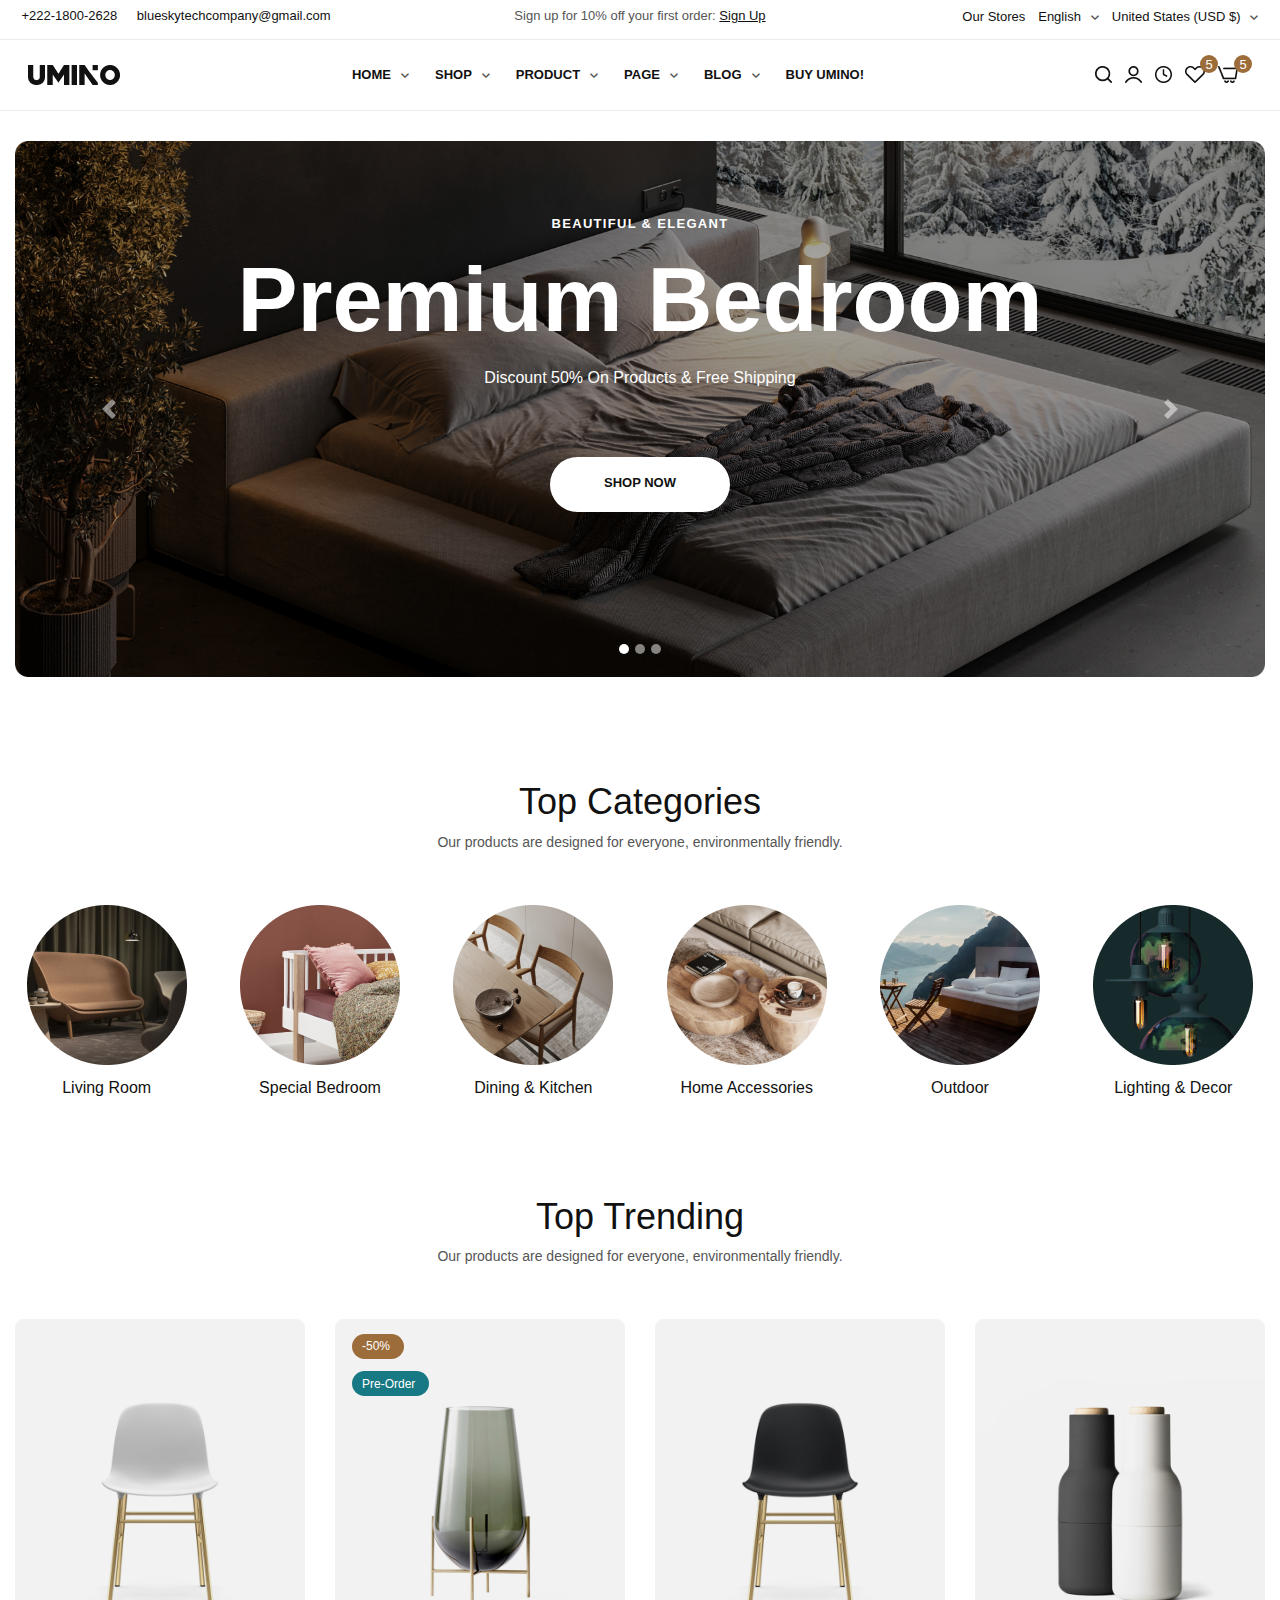
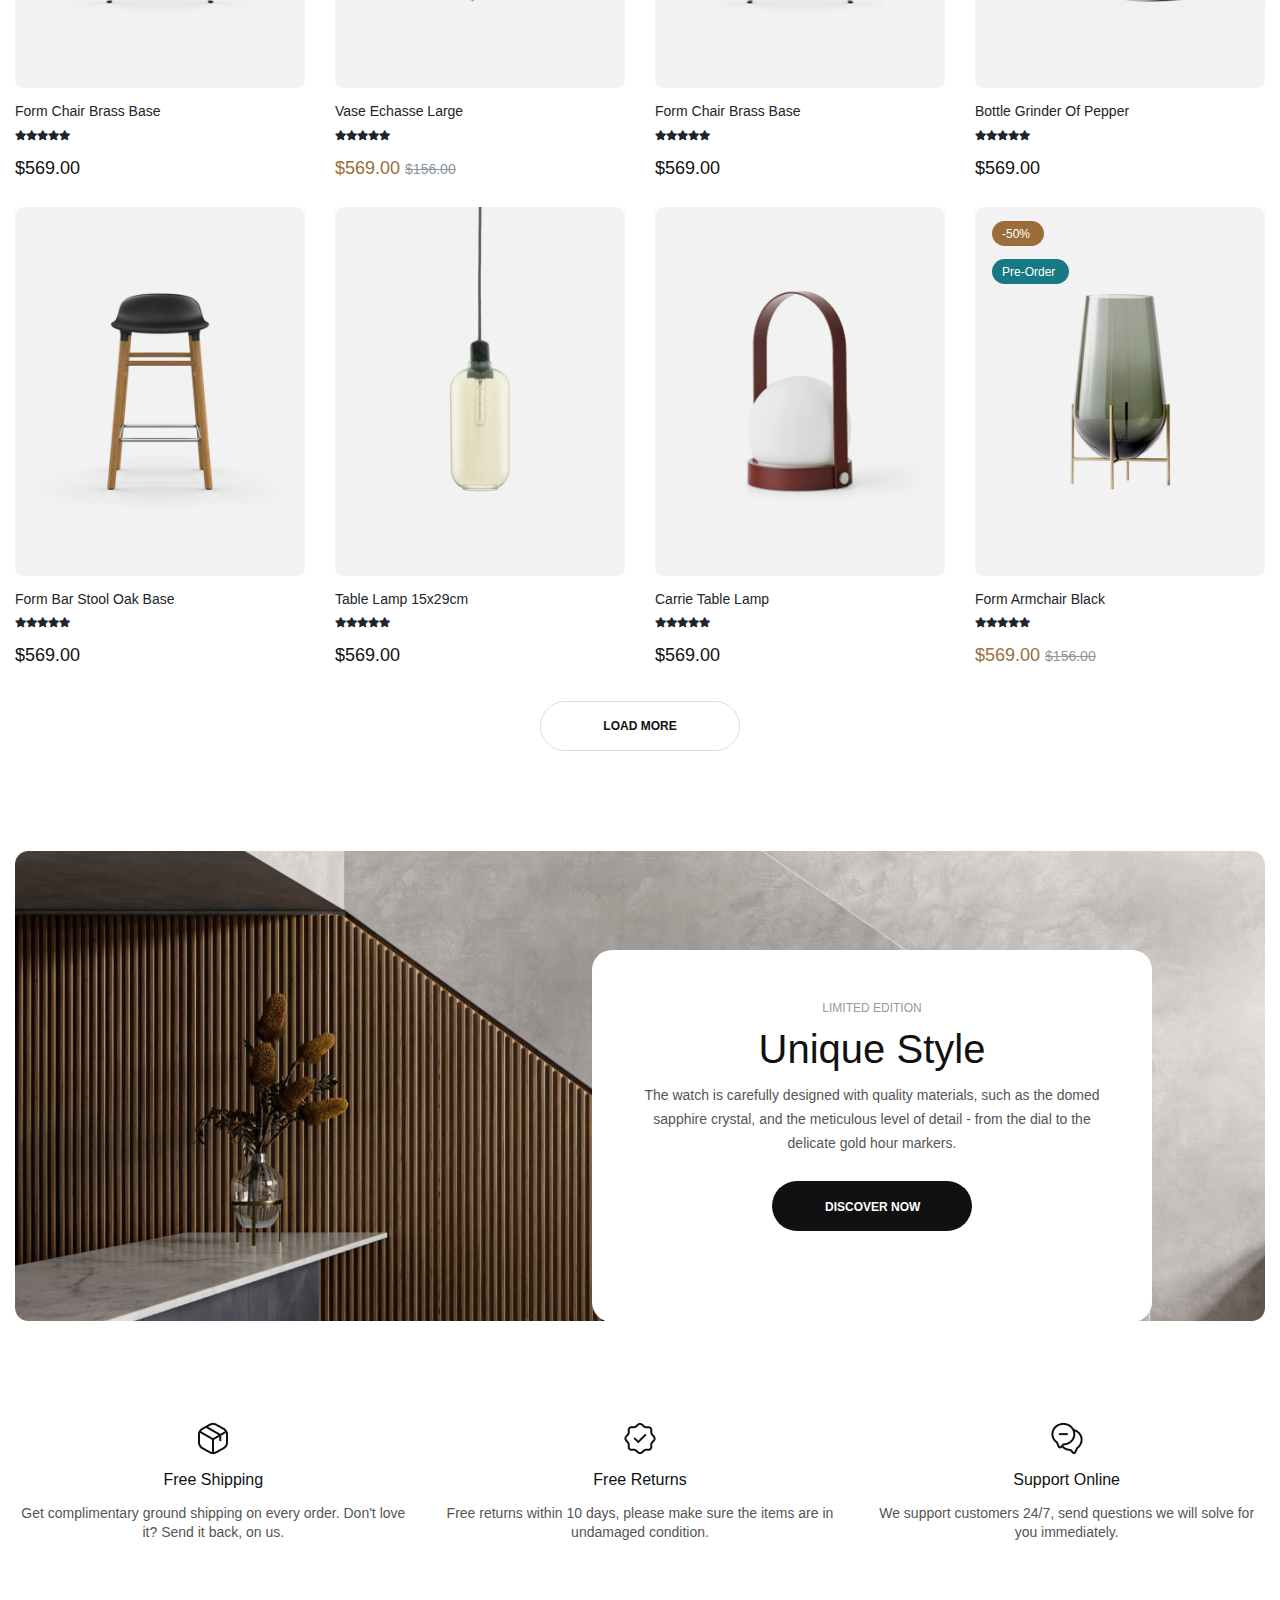
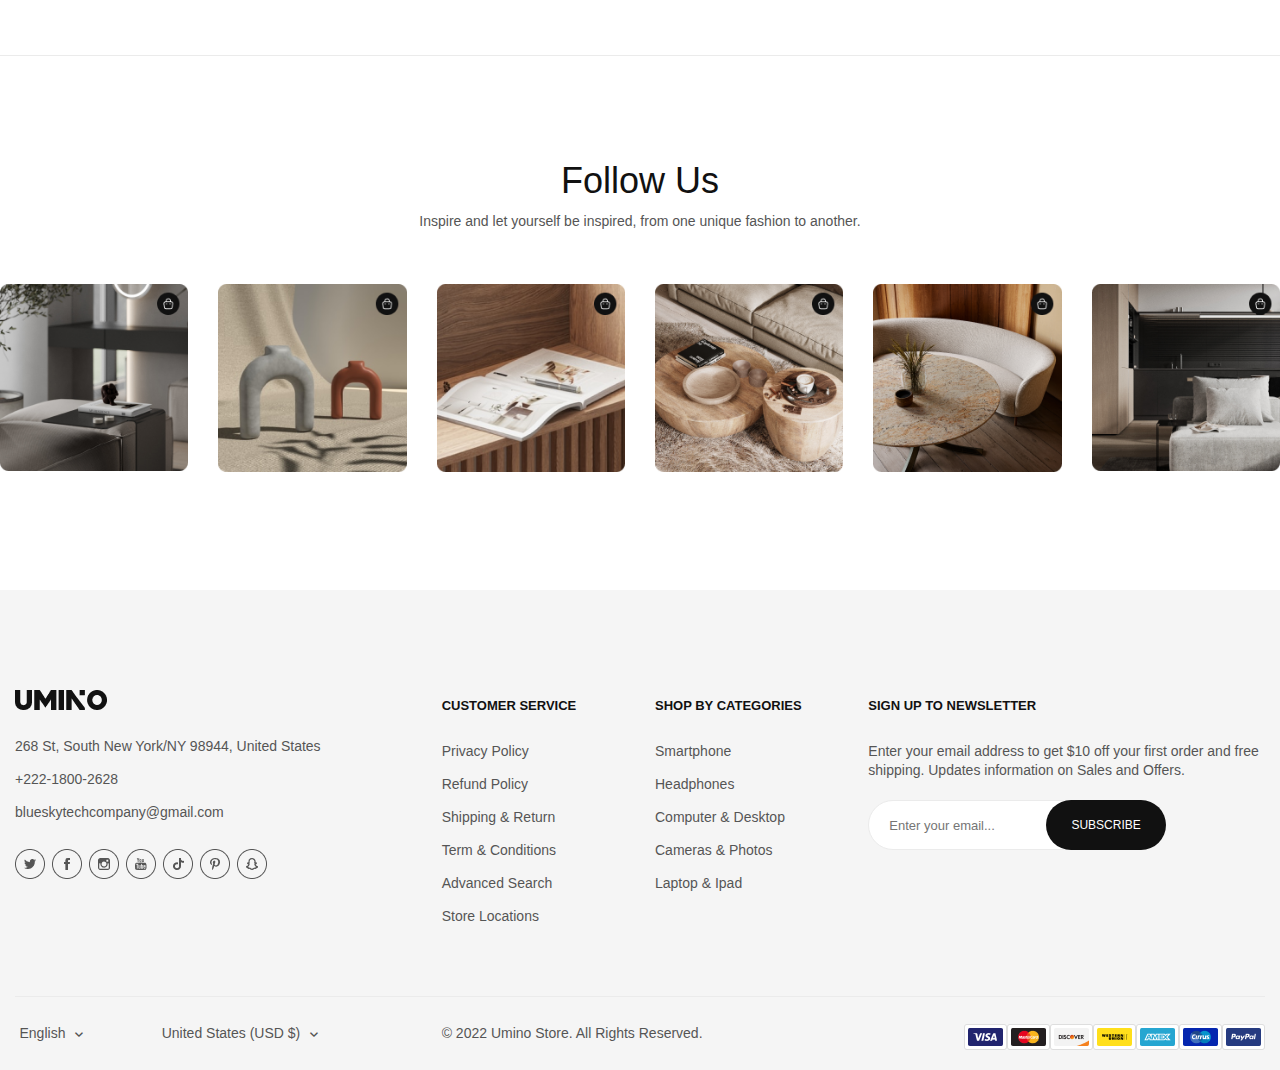
<file: index.html>
<!DOCTYPE html>
<html lang="en">
  <head>
    <meta charset="UTF-8" >
    <meta http-equiv="X-UA-Compatible" content="IE=edge" >
    <meta name="viewport" content="width=device-width, initial-scale=1.0" >
    <title>Umino Theme Test</title>
    <link
      href="https://fonts.cdnfonts.com/css/general-sans?styles=135312,135305,135308,135310,135313,135303"
      rel="stylesheet"
    >
    <!-- Font awesome -->
    <link
      rel="stylesheet"
      href="https://cdnjs.cloudflare.com/ajax/libs/font-awesome/5.15.4/css/all.min.css
   "
    >

    <!-- css bootstrap  -->
    <link
      rel="stylesheet"
      href="https://cdn.jsdelivr.net/npm/bootstrap@4.0.0/dist/css/bootstrap.min.css"
    >
    <!-- css main  -->
    <link rel="stylesheet" href="assets/css/reset.css" >
    <link rel="stylesheet" href="assets/css/base.css" >
    <link rel="stylesheet" href="assets/css/style.css" >
    <link rel="stylesheet" href="assets/css/responsive.css" >
  </head>
  <body>
    <div class="wrapper">
      <div class="top-links pt-2 d-none d-lg-block border-gray">
        <div class="container">
          <div class="row">
            <div class="col-md-4">
              <ul class="row top-links-info ml-2">
                <li class="col-xs-6 pr-4">+222-1800-2628</li>
                <li class="col-xs-6">blueskytechcompany@gmail.com</li>
              </ul>
            </div>
            <div class="col-md-4 d-flex justify-content-center">
              <p>
                Sign up for 10% off your first order: <a href="">Sign Up</a>
              </p>
            </div>
            <div class="col-md-4">
              <ul
                class="row top-links-languages d-flex justify-content-end mr-2"
              >
                <li class="col-xs-4"><a href="">Our Stores</a></li>
                <li class="col-xs-4 pl-3">
                  <a href=""
                    >English<i class="fas fa-chevron-down icon-down"></i>
                  </a>
                </li>
                <li class="col-xs-4 pl-3">
                  <a href=""
                    >United States (USD $)<i
                      class="fas fa-chevron-down icon-down"
                    ></i
                  ></a>
                </li>
              </ul>
            </div>
          </div>
        </div>
      </div>
      <!-- end top-links  -->
      <div class="menu pt-2 border-gray pb-2">
        <div class="container">
          <nav class="navbar navbar-expand-lg navbar-light">
            <a class="navbar-brand" href="#"
              ><img src="assets/images/Logo.png" alt=""
            ></a>
            <button
              class="navbar-toggler"
              type="button"
              data-toggle="collapse"
              data-target="#navbarSupportedContent"
              aria-controls="navbarSupportedContent"
              aria-expanded="false"
              aria-label="Toggle navigation"
            >
              <span class="navbar-toggler-icon"></span>
            </button>

            <div class="collapse navbar-collapse" id="navbarSupportedContent">
              <ul class="navbar-nav mx-auto">
                <li class="nav-item pr-3">
                  <a class="nav-link" href="#"
                    >Home<i class="fas fa-chevron-down icon-down"></i
                  ></a>
                </li>
                <li class="nav-item pr-3">
                  <a class="nav-link" href="#"
                    >Shop<i class="fas fa-chevron-down icon-down"></i
                  ></a>
                </li>
                <li class="nav-item pr-3">
                  <a class="nav-link" href="#"
                    >Product<i class="fas fa-chevron-down icon-down"></i
                  ></a>
                </li>
                <li class="nav-item pr-3">
                  <a class="nav-link" href="#"
                    >Page<i class="fas fa-chevron-down icon-down"></i
                  ></a>
                </li>
                <li class="nav-item pr-3">
                  <a class="nav-link" href="#"
                    >Blog<i class="fas fa-chevron-down icon-down"></i
                  ></a>
                </li>
                <li class="nav-item pr-3">
                  <a class="nav-link" href="#">Buy Umino!</a>
                </li>
              </ul>
              <div class="actions pt-3">
                <ul class="d-flex">
                  <li class="pr-3">
                    <a href=""
                      ><img src="assets/images/search.png" alt="Search"
                    ></a>
                  </li>
                  <li class="pr-3">
                    <a href=""
                      ><img src="assets/images/user.png" alt="User"
                    ></a>
                  </li>
                  <li class="pr-3">
                    <a href=""
                      ><img src="assets/images/clock.png" alt="Clock"
                    ></a>
                  </li>
                  <li class="pr-3 position-relative">
                    <a href=""
                      ><img
                        src="assets/images/heart.png"
                        alt="Heart"
                        class="heart"
                      ><span class="numberic">5</span></a
                    >
                  </li>
                  <li class="pr-3 position-relative">
                    <a href=""
                      ><img
                        src="assets/images/cart.png"
                        alt="Cart"
                        class="heart"
                      ><span class="numberic">5</span></a
                    >
                  </li>
                </ul>
              </div>
            </div>
          </nav>
        </div>
      </div>
      <!-- end menu  -->
      <section class="banner-top">
        <div class="container">
          <div
            id="carouselExampleIndicators"
            class="carousel slide"
            data-ride="carousel"
          >
            <ol class="carousel-indicators">
              <li
                data-target="#carouselExampleIndicators"
                data-slide-to="0"
                class="active"
              ></li>
              <li
                data-target="#carouselExampleIndicators"
                data-slide-to="1"
              ></li>
              <li
                data-target="#carouselExampleIndicators"
                data-slide-to="2"
              ></li>
            </ol>
            <div class="carousel-inner">
              <div class="carousel-item active">
                <img
                  class="d-block w-100"
                  src="assets/images/banner.jpg"
                  alt="First slide"
                >
                <div class="carousel-caption d-none d-lg-block">
                  <h5>Beautiful & Elegant</h5>
                  <h2>Premium Bedroom</h2>
                  <p class="mb-4">Discount 50% On Products & Free Shipping</p>
                  <a href="" class="btn">Shop Now</a>
                </div>
              </div>
              <div class="carousel-item">
                <img
                  class="d-block w-100"
                  src="assets/images/banner.jpg"
                  alt="Second slide"
                >
                <div class="carousel-caption d-none d-lg-block">
                  <h5>Beautiful & Elegant</h5>
                  <h2>Premium Bedroom</h2>
                  <p class="mb-4">Discount 50% On Products & Free Shipping</p>
                  <a href="" class="btn">Shop Now</a>
                </div>
              </div>
              <div class="carousel-item">
                <img
                  class="d-block w-100"
                  src="assets/images/banner.jpg"
                  alt="Third slide"
                >
                <div class="carousel-caption d-none d-lg-block">
                  <h5>Beautiful & Elegant</h5>
                  <h2>Premium Bedroom</h2>
                  <p class="mb-4">Discount 50% On Products & Free Shipping</p>
                  <a href="" class="btn">Shop Now</a>
                </div>
              </div>
            </div>
            <a
              class="carousel-control-prev"
              href="#carouselExampleIndicators"
              role="button"
              data-slide="prev"
            >
              <span
                class="carousel-control-prev-icon"
                aria-hidden="true"
              ></span>
              <span class="sr-only">Previous</span>
            </a>
            <a
              class="carousel-control-next"
              href="#carouselExampleIndicators"
              role="button"
              data-slide="next"
            >
              <span
                class="carousel-control-next-icon"
                aria-hidden="true"
              ></span>
              <span class="sr-only">Next</span>
            </a>
          </div>
        </div>
      </section>
      <!-- end banner-top -->
      <section class="top-categories">
        <div class="container">
          <div class="top-content text-center">
            <div class="row">
              <div class="col-md-12">
                <h3>Top Categories</h3>
                <p>
                  Our products are designed for everyone, environmentally
                  friendly.
                </p>
              </div>
            </div>
          </div>
          <div class="body-content wrapper-body-content">
            <div class="row">
              <div class="col-md-2 col-6 col-sm-4 text-center">
                <div class="d-flex justify-content-center">
                  <img src="assets/images/cate1.png" class="img-fluid" alt="" >
                </div>
                <p>Living Room</p>
              </div>
              <div class="col-md-2 col-6 col-sm-4 text-center">
                <div class="d-flex justify-content-center">
                  <img src="assets/images/cate2.png" class="img-fluid" alt="" >
                </div>
                <p>Special Bedroom</p>
              </div>
              <div class="col-md-2 col-6 col-sm-4 text-center">
                <div class="d-flex justify-content-center">
                  <img src="assets/images/cate3.png" class="img-fluid" alt="" >
                </div>
                <p>Dining & Kitchen</p>
              </div>
              <div class="col-md-2 col-6 col-sm-4 text-center">
                <div class="d-flex justify-content-center">
                  <img src="assets/images/cate4.png" class="img-fluid" alt="" >
                </div>
                <p>Home Accessories</p>
              </div>
              <div class="col-md-2 col-6 col-sm-4 text-center">
                <div class="d-flex justify-content-center">
                  <img src="assets/images/cate5.png" class="img-fluid" alt="" >
                </div>
                <p>Outdoor</p>
              </div>
              <div class="col-md-2 col-6 col-sm-4 text-center">
                <div class="d-flex justify-content-center">
                  <img src="assets/images/cate6.png" class="img-fluid" alt="" >
                </div>
                <p>Lighting & Decor</p>
              </div>
            </div>
          </div>
        </div>
      </section>
      <!-- end top-categories -->
      <section class="top-trending">
        <div class="container">
          <div class="top-content text-center">
            <div class="row">
              <div class="col-md-12">
                <h3>Top Trending</h3>
                <p>
                  Our products are designed for everyone, environmentally
                  friendly.
                </p>
              </div>
            </div>
          </div>
          <div class="body-content wrapper-body-content">
            <div class="row">
              <div class="col-md-3 col-6 col-sm-4 mb-3">
                <a class=""
                  ><img
                    src="assets/images/product1.png"
                    class="img-fluid"
                    alt=""
                ></a>
                <a class="product-title d-block mt-3 mb-2"
                  >Form Chair Brass Base</a
                >
                <ul class="votes d-flex">
                  <li><i class="fas fa-star"></i></li>
                  <li><i class="fas fa-star"></i></li>
                  <li><i class="fas fa-star"></i></li>
                  <li><i class="fas fa-star"></i></li>
                  <li><i class="fas fa-star"></i></li>
                </ul>
                <p class="price">$569.00</p>
              </div>
              <div class="col-md-3 col-6 col-sm-4 mb-3 position-relative">
                <a class=""
                  ><img
                    src="assets/images/product2.png"
                    class="img-fluid"
                    alt=""
                  ><span class="d-block sale-50">-50%</span
                  ><span class="sale-50 pre-order">Pre-Order</span></a
                >
                <a class="product-title d-block mt-3 mb-2"
                  >Vase Echasse Large</a
                >
                <ul class="votes d-flex">
                  <li><i class="fas fa-star"></i></li>
                  <li><i class="fas fa-star"></i></li>
                  <li><i class="fas fa-star"></i></li>
                  <li><i class="fas fa-star"></i></li>
                  <li><i class="fas fa-star"></i></li>
                </ul>
                <p class="price new-price">
                  $569.00 <span class="old-price">$156.00</span>
                </p>
              </div>
              <div class="col-md-3 col-6 col-sm-4 mb-3">
                <a class=""
                  ><img
                    src="assets/images/product3.png"
                    class="img-fluid"
                    alt=""
                ></a>
                <a class="product-title d-block mt-3 mb-2"
                  >Form Chair Brass Base</a
                >
                <ul class="votes d-flex">
                  <li><i class="fas fa-star"></i></li>
                  <li><i class="fas fa-star"></i></li>
                  <li><i class="fas fa-star"></i></li>
                  <li><i class="fas fa-star"></i></li>
                  <li><i class="fas fa-star"></i></li>
                </ul>
                <p class="price">$569.00</p>
              </div>
              <div class="col-md-3 col-6 col-sm-4 mb-3">
                <a class=""
                  ><img
                    src="assets/images/product4.png"
                    class="img-fluid"
                    alt=""
                ></a>
                <a class="product-title d-block mt-3 mb-2"
                  >Bottle Grinder Of Pepper</a
                >
                <ul class="votes d-flex">
                  <li><i class="fas fa-star"></i></li>
                  <li><i class="fas fa-star"></i></li>
                  <li><i class="fas fa-star"></i></li>
                  <li><i class="fas fa-star"></i></li>
                  <li><i class="fas fa-star"></i></li>
                </ul>
                <p class="price">$569.00</p>
              </div>
              <div class="col-md-3 col-6 col-sm-4 mb-3">
                <a class=""
                  ><img
                    src="assets/images/product5.png"
                    class="img-fluid"
                    alt=""
                ></a>
                <a class="product-title d-block mt-3 mb-2"
                  >Form Bar Stool Oak Base</a
                >
                <ul class="votes d-flex">
                  <li><i class="fas fa-star"></i></li>
                  <li><i class="fas fa-star"></i></li>
                  <li><i class="fas fa-star"></i></li>
                  <li><i class="fas fa-star"></i></li>
                  <li><i class="fas fa-star"></i></li>
                </ul>
                <p class="price">$569.00</p>
              </div>
              <div class="col-md-3 col-6 col-sm-4 mb-3">
                <a class=""
                  ><img
                    src="assets/images/product6.png"
                    class="img-fluid"
                    alt=""
                ></a>
                <a class="product-title d-block mt-3 mb-2"
                  >Table Lamp 15x29cm</a
                >
                <ul class="votes d-flex">
                  <li><i class="fas fa-star"></i></li>
                  <li><i class="fas fa-star"></i></li>
                  <li><i class="fas fa-star"></i></li>
                  <li><i class="fas fa-star"></i></li>
                  <li><i class="fas fa-star"></i></li>
                </ul>
                <p class="price">$569.00</p>
              </div>
              <div class="col-md-3 col-6 col-sm-4 mb-3">
                <a class=""
                  ><img
                    src="assets/images/product7.png"
                    class="img-fluid"
                    alt=""
                ></a>
                <a class="product-title d-block mt-3 mb-2">Carrie Table Lamp</a>
                <ul class="votes d-flex">
                  <li><i class="fas fa-star"></i></li>
                  <li><i class="fas fa-star"></i></li>
                  <li><i class="fas fa-star"></i></li>
                  <li><i class="fas fa-star"></i></li>
                  <li><i class="fas fa-star"></i></li>
                </ul>
                <p class="price">$569.00</p>
              </div>
              <div class="col-md-3 col-6 col-sm-4 mb-3">
                <a class=""
                  ><img
                    src="assets/images/product2.png"
                    class="img-fluid"
                    alt=""
                  ><span class="d-block sale-50">-50%</span
                  ><span class="sale-50 pre-order">Pre-Order</span></a
                >
                <a class="product-title d-block mt-3 mb-2"
                  >Form Armchair Black</a
                >
                <ul class="votes d-flex">
                  <li><i class="fas fa-star"></i></li>
                  <li><i class="fas fa-star"></i></li>
                  <li><i class="fas fa-star"></i></li>
                  <li><i class="fas fa-star"></i></li>
                  <li><i class="fas fa-star"></i></li>
                </ul>
                <p class="price new-price">
                  $569.00 <span class="old-price">$156.00</span>
                </p>
              </div>
            </div>
            <div class="text-center mt-2">
              <button class="btn load-more">Load More</button>
            </div>
          </div>
        </div>
      </section>
      <!-- end top-trending -->
      <section class="banner-end">
        <div class="container">
          <div class="row">
            <div class="col-12">
              <img
                src="assets/images/banner2.png"
                alt="banner2"
                class="img-fluid position-relative"
              >
              <div class="row">
                <div
                  class="d-none d-lg-block banner-end-content position-absolute text-center"
                >
                  <h6>LIMITED EDITION</h6>
                  <h3>Unique Style</h3>
                  <p>
                    The watch is carefully designed with quality materials, such
                    as the domed sapphire crystal, and the meticulous level of
                    detail - from the dial to the delicate gold hour markers.
                  </p>
                  <a href="" class="btn mt-3">Discover Now</a>
                </div>
              </div>
            </div>
          </div>
        </div>
      </section>
      <!-- end banner-end  -->
      <section class="infomation wrapper-body-content border-gray">
        <div class="container">
          <div class="row">
            <div class="col-4 text-center">
              <div class="d-flex justify-content-center">
                <img src="assets/icons/freeship.png" alt="" class="img-fluid" >
              </div>
              <h5 class="mt-3">Free Shipping</h5>
              <p class="mt-3">
                Get complimentary ground shipping on every order. Don't love it?
                Send it back, on us.
              </p>
            </div>
            <div class="col-4 text-center">
              <div class="d-flex justify-content-center">
                <img
                  src="assets/icons/freereturn.png"
                  alt=""
                  class="img-fluid"
                >
              </div>
              <h5 class="mt-3">Free Returns</h5>
              <p class="mt-3">
                Free returns within 10 days, please make sure the items are in
                undamaged condition.
              </p>
            </div>
            <div class="col-4 text-center">
              <div class="d-flex justify-content-center">
                <img src="assets/icons/support.png" alt="" class="img-fluid" >
              </div>
              <h5 class="mt-3">Support Online</h5>
              <p class="mt-3">
                We support customers 24/7, send questions we will solve for you
                immediately.
              </p>
            </div>
          </div>
        </div>
      </section>
      <!-- end infomation -->
      <section class="follow-us">
        <div class="container">
          <div class="top-content text-center">
            <div class="row">
              <div class="col-md-12">
                <h3>Follow Us</h3>
                <p>
                  Inspire and let yourself be inspired, from one unique fashion
                  to another.
                </p>
              </div>
            </div>
          </div>
        </div>
        <div class="body-content wrapper-body-content">
          <div class="row">
            <div class="col-md-2 col-4 mb-5">
              <img src="assets/images/post1.png" alt="" class="img-fluid" >
            </div>
            <div class="col-md-2 col-4">
              <img src="assets/images/post2.png" alt="" class="img-fluid" >
            </div>
            <div class="col-md-2 col-4">
              <img src="assets/images/post3.png" alt="" class="img-fluid" >
            </div>
            <div class="col-md-2 col-4">
              <img src="assets/images/post4.png" alt="" class="img-fluid" >
            </div>
            <div class="col-md-2 col-4">
              <img src="assets/images/post5.png" alt="" class="img-fluid" >
            </div>
            <div class="col-md-2 col-4">
              <img src="assets/images/post6.png" alt="" class="img-fluid" >
            </div>
          </div>
        </div>
      </section>
      <!-- end follow-us -->
      <div class="footer">
        <div class="container">
          <div class="top-footer wrapper-body-content border-gray">
            <div class="row">
              <div class="col-md-4">
                <a href="" class="d-block mb-4"
                  ><img src="assets/images/Logo.png" alt=""
                ></a>
                <ul class="info-company">
                  <li>268 St, South New York/NY 98944, United States</li>
                  <li>+222-1800-2628</li>
                  <li>blueskytechcompany@gmail.com</li>
                </ul>
                <ul class="list-socical d-flex justify-content-start">
                  <li>
                    <a href=""
                      ><img
                        src="assets/icons/twiter.png"
                        alt=""
                        class="img-fluid"
                    ></a>
                  </li>
                  <li>
                    <a href=""
                      ><img
                        src="assets/icons/facebook.png"
                        alt=""
                        class="img-fluid"
                    ></a>
                  </li>
                  <li>
                    <a href=""
                      ><img
                        src="assets/icons/intagram.png"
                        alt=""
                        class="img-fluid"
                    ></a>
                  </li>
                  <li>
                    <a href=""
                      ><img
                        src="assets/icons/youtube.png"
                        alt=""
                        class="img-fluid"
                    ></a>
                  </li>
                  <li>
                    <a href=""
                      ><img
                        src="assets/icons/tiktok.png"
                        alt=""
                        class="img-fluid"
                    ></a>
                  </li>
                  <li>
                    <a href=""
                      ><img
                        src="assets/icons/printest.png"
                        alt=""
                        class="img-fluid"
                    ></a>
                  </li>
                  <li>
                    <a href=""
                      ><img
                        src="assets/icons/snapchat.png"
                        alt=""
                        class="img-fluid"
                    ></a>
                  </li>
                </ul>
              </div>
              <div class="col-md-2">
                <ul class="customer-service">
                  <li class="title-cate">Customer Service</li>
                  <li>Privacy Policy</li>
                  <li>Refund Policy</li>
                  <li>Shipping & Return</li>
                  <li>Term & Conditions</li>
                  <li>Advanced Search</li>
                  <li>Store Locations</li>
                </ul>
              </div>
              <div class="col-md-2">
                <ul class="shop-by-categories">
                  <li class="title-cate">Shop By Categories</li>
                  <li>Smartphone</li>
                  <li>Headphones</li>
                  <li>Computer & Desktop</li>
                  <li>Cameras & Photos</li>
                  <li>Laptop & Ipad</li>
                </ul>
              </div>
              <div class="col-md-4">
                <ul class="contact-mail">
                  <li class="title-cate">Sign Up to Newsletter</li>
                  <li>
                    Enter your email address to get $10 off your first order and
                    free shipping. Updates information on Sales and Offers.
                  </li>
                </ul>
                <form action="POST">
                  <div class="row">
                    <div class="col-lg-5 col-sm-8 col-12 mb-3">
                      <input
                        type="text"
                        class="email"
                        placeholder="Enter your email..."
                      >
                    </div>
                    <div class="col-lg-6 col-sm-5 col-12">
                      <button class="btn subscribe">Subscribe</button>
                    </div>
                  </div>
                </form>
              </div>
            </div>
          </div>
          <div class="copy-right wrapper-body-content pt-4">
            <div class="row">
              <div class="col-md-4 region">
                <ul class="row">
                  <li class="col-sm-4 col-12 pl-4">
                    English<i class="fas fa-chevron-down icon-down"></i>
                  </li>
                  <li class="col-sm-8 col-12 pl-4">
                    United States (USD $)<i
                      class="fas fa-chevron-down icon-down"
                    ></i>
                  </li>
                </ul>
              </div>
              <div class="col-md-4 info">
                <ul>
                  <li>© 2022 Umino Store. All Rights Reserved.</li>
                </ul>
              </div>
              <div class="master-card col-md-4">
                <ul class="d-flex justify-content-md-end">
                  <li>
                    <img src="assets/images/1.png" alt="" class="img-fluid" >
                  </li>
                  <li>
                    <img src="assets/images/2.png" alt="" class="img-fluid" >
                  </li>
                  <li>
                    <img src="assets/images/3.png" alt="" class="img-fluid" >
                  </li>
                  <li>
                    <img src="assets/images/4.png" alt="" class="img-fluid" >
                  </li>
                  <li>
                    <img src="assets/images/5.png" alt="" class="img-fluid" >
                  </li>
                  <li>
                    <img src="assets/images/6.png" alt="" class="img-fluid" >
                  </li>
                  <li>
                    <img src="assets/images/7.png" alt="" class="img-fluid" >
                  </li>
                </ul>
              </div>
            </div>
          </div>
        </div>
      </div>
    </div>
    <!-- end footer  -->
    <script src="https://code.jquery.com/jquery-3.2.1.slim.min.js"></script>
    <script src="https://cdn.jsdelivr.net/npm/popper.js@1.12.9/dist/umd/popper.min.js"></script>
    <script src="https://cdn.jsdelivr.net/npm/bootstrap@4.0.0/dist/js/bootstrap.min.js"></script>
  </body>
</html>
</file>
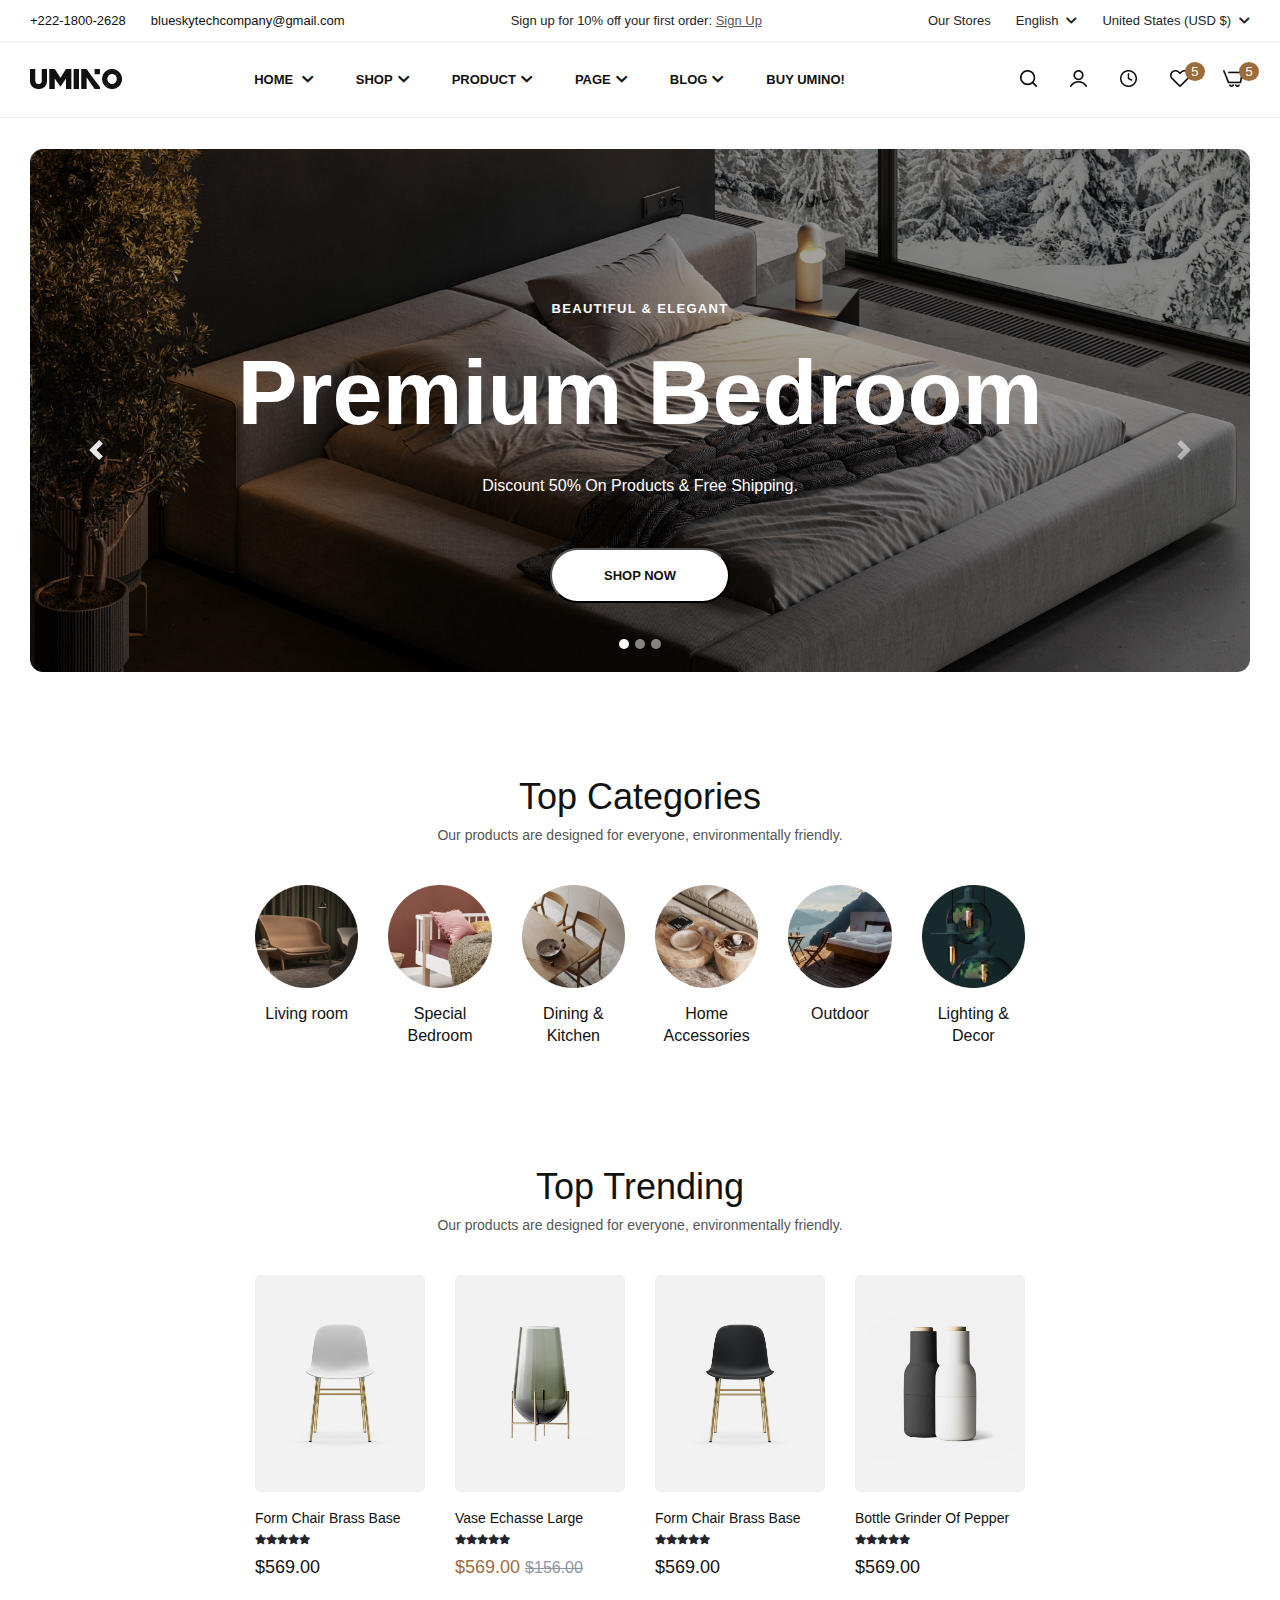
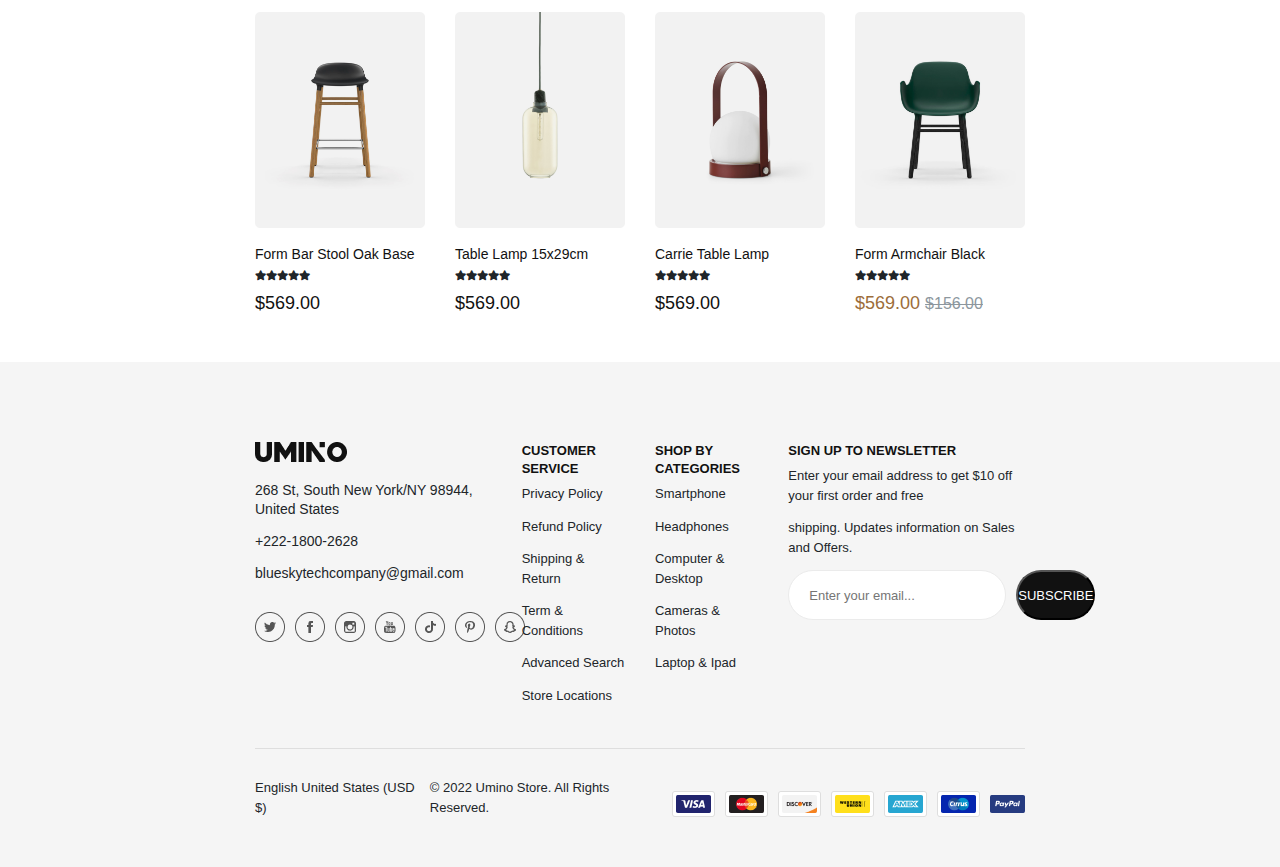
<file: test/umino/index.html>
<!DOCTYPE html>
<html lang="en">

<head>
    <meta charset="UTF-8" />
    <meta http-equiv="X-UA-Compatible" content="IE=edge" />
    <meta name="viewport" content="width=device-width, initial-scale=1.0" />
    <title>Umino Theme Test</title>
    <link href="https://fonts.cdnfonts.com/css/general-sans?styles=135312,135305,135308,135310,135313,135303"
        rel="stylesheet" />

    <link rel="stylesheet" href="assets/css/reset.css" />
    <link rel="stylesheet" href="assets/css/base.css" />
    <link rel="stylesheet" href="assets/css/style.css" />
    <link rel="stylesheet" href="assets/css/element.css" />
    <!-- Font awesome -->
    <link rel="stylesheet"
        href="https://cdnjs.cloudflare.com/ajax/libs/font-awesome/5.15.4/css/all.min.css
                                                                                                                                                                                                                             " />

    <!-- bootstrap  -->
    <link rel="stylesheet" href="https://cdn.jsdelivr.net/npm/bootstrap@4.0.0/dist/css/bootstrap.min.css"
        integrity="sha384-Gn5384xqQ1aoWXA+058RXPxPg6fy4IWvTNh0E263XmFcJlSAwiGgFAW/dAiS6JXm" crossorigin="anonymous" />
    </head>

<body>
    <div class="wrapper">
        <!-- HEADER  -->
        <header class="">
            <div class="top-links d-flex justify-content-between container-main">
                <ul class="contact d-flex">
                    <li class="phone">+222-1800-2628</li>
                    <li class="email">blueskytechcompany@gmail.com</li>
                </ul>
                <div class="sign-up">
                    <p>Sign up for 10% off your first order: <span>Sign Up</span></p>
                </div>

                <ul class="languages d-flex justify-content-between">
                    <li>Our Stores <span></span></li>
                    <li>English<i class="fas fa-chevron-down icon"></i></li>
                    <li>
                        United States (USD $)<i class="fas fa-chevron-down icon"></i>
                    </li>
                </ul>
                </div>
                <!-- END TOP LINKS  -->
                <div class="core-menu">
                    <div class="main-menu justify-content-between container-main">
                        <nav class="navbar navbar-expand-lg navbar-light nav-custom">
                        <a class="navbar-brand" href="#"><img src="/assets/images/Logo.png" alt="" /></a>
                        <button class="navbar-toggler" type="button" data-toggle="collapse" data-target="#navbarSupportedContent"
                            aria-controls="navbarSupportedContent" aria-expanded="false" aria-label="Toggle navigation">
                            <span class="navbar-toggler-icon"></span>
                        </button>

                        <div class="collapse navbar-collapse" id="navbarSupportedContent">
                            <ul class="navbar-nav mx-auto ul-main-menu">
                                <li class="nav-item">
                                    <a class="nav-link menu-item" href="#">Home <i class="fas fa-chevron-down icon"></i></a>
                                    </li>
                                    <li class="nav-item">
                                    <a class="nav-link" href="#">Shop<i class="fas fa-chevron-down icon"></i></a>
                                    </li>
                                    <li class="nav-item">
                                    <a class="nav-link" href="#">Product<i class="fas fa-chevron-down icon"></i></a>
                                    </li>
                                    <li class="nav-item">
                                    <a class="nav-link" href="#">Page<i class="fas fa-chevron-down icon"></i></a>
                                    </li>
                                    <li class="nav-item">
                                    <a class="nav-link" href="#">Blog<i class="fas fa-chevron-down icon"></i></a>
                                    </li>
                                    <li class="nav-item">
                                        <a class="nav-link" href="#">Buy Umino!</a>
                                    </li>
                                    </ul>
                                    <ul class="navbar-nav list-action">
                                        <li class="nav-item">
                                    <a class="nav-link" href="#"><img src="assets/images/search.png" alt="" /></a>
                                    </li>
                                    <li class="nav-item">
                                    <a class="nav-link" href="#"><img src="assets/images/user.png" alt="" /></a>
                                    </li>
                                    <li class="nav-item">
                                    <a class="nav-link" href="#"><img src="assets/images/clock.png" alt="" /></a>
                                    </li>
                                    <li class="nav-item">
                                    <a class="nav-link" href="#"><img src="assets/images/heart.png" alt="" />
                                        <span class="numberic">5</span></a>
                                    </li>
                                    <li class="nav-item">
                                    <a class="nav-link" href="#"><img src="assets/images/cart.png" alt="" />
                                        <span class="numberic">5</span></a>
                                    </li>
                                    </ul>
                                    </div>
                                    </nav>
                                    </div>
                                    </div>

            <!-- END MAIN MENU   -->
            </header>
            <!-- END HEADER  -->

        <!-- BODY  -->
        <div class="main-content">

            <div class="banner container-main">
                <div id="carouselExampleIndicators" class="carousel slide" data-ride="carousel">
                    <ol class="carousel-indicators ">
                        <li data-target="#carouselExampleIndicators" data-slide-to="0" class="active"></li>
                        <li data-target="#carouselExampleIndicators" data-slide-to="1"></li>
                        <li data-target="#carouselExampleIndicators" data-slide-to="2"></li>
                    </ol>
                    <div class="carousel-inner">
                        <div class="carousel-item active">
                            <img src="assets/images/banner.jpg" class="d-block w-100" alt="assets/images/banner.jpg" />
                            <div class="carousel-caption d-none d-md-block intro-banner promo-section">
                                <p class="promo-section__subtitle">Beautiful & Elegant</p>
                                <p class="promo-section__title">Premium Bedroom</p>
                                <p class="promo-section__description">Discount 50% On Products & Free Shipping.</p>
                                <button class="promo-section__button">Shop now</button>
                            </div>
                            </div>
                            <div class="carousel-item">
                            <img src="assets/images/banner.jpg" class="d-block w-100" alt="assets/images/banner.jpg" />
                            <div class="carousel-caption d-none d-md-block intro-banner promo-section">
                                <p class="promo-section__subtitle">Beautiful & Elegant</p>
                                <p class="promo-section__title">Premium Bedroom</p>
                                <p class="promo-section__description">Discount 50% On Products & Free Shipping.</p>
                                <button class="promo-section__button">Shop now</button>
                            </div>
                            </div>
                            <div class="carousel-item">
                            <img src="assets/images/banner.jpg" class="d-block w-100" alt="assets/images/banner.jpg" />
                            <div class="carousel-caption d-none d-md-block intro-banner promo-section">
                                <p class="promo-section__subtitle">Beautiful & Elegant</p>
                                <p class="promo-section__title">Premium Bedroom</p>
                                <p class="promo-section__description">Discount 50% On Products & Free Shipping.</p>
                                <button class="promo-section__button">Shop now</button>
                            </div>
                            </div>
                            </div>
                            </div>
                <button class="carousel-control-prev btn-slider" type="button" data-target="#carouselExampleIndicators"
                    data-slide="prev">
                    <span class="carousel-control-prev-icon" aria-hidden="true"></span>
                    <span class="sr-only">Previous</span>
                </button>
                <button class="carousel-control-next btn-slider" type="button" data-target="#carouselExampleIndicators"
                    data-slide="next">
                    <span class="carousel-control-next-icon" aria-hidden="true"></span>
                    <span class="sr-only">Next</span>
                </button>
                </div>
        </div>

        <!-- end banner  -->
        <div class="top-categories wrapper-body">
            <div class="main-title text-center">
                <h3 class="top-title">Top Categories</h3>
                <p class="desc-title">
                    Our products are designed for everyone, environmentally friendly.
                </p>
            </div>
            <div class="main-content-cate">
                <ul class="list-cate row">
                    <li class="cate-item col-md-2 col-6">
                        <img src="assets/images/cate1.png" alt="" />
                        <p>Living room</p>
                    </li>
                    <li class="cate-item col-md-2 col-6">
                        <img src="assets/images/cate2.png" alt="" />
                        <p>Special Bedroom</p>
                    </li>
                    <li class="cate-item col-md-2 col-6">
                        <img src="assets/images/cate3.png" alt="" />
                        <p>Dining & Kitchen</p>
                    </li>
                    <li class="cate-item col-md-2 col-6">
                        <img src="assets/images/cate4.png" alt="" />
                        <p>Home Accessories</p>
                    </li>
                    <li class="cate-item col-md-2 col-6">
                        <img src="assets/images/cate5.png" alt="" />
                        <p>Outdoor</p>
                    </li>
                    <li class="cate-item col-md-2 col-6">
                        <img src="assets/images/cate6.png" alt="" />
                        <p>Lighting & Decor</p>
                    </li>
                </ul>
            </div>
        </div>
        <!-- end top categories    -->
        <div class="top-trending">
            <div class="main-title text-center">
                <h3 class="top-title">Top Trending</h3>
                <p class="desc-title">
                    Our products are designed for everyone, environmentally friendly.
                </p>
            </div>
            <div class="list-product">
                <ul class="row">
                    <li class="col-md-3 col-12 product-item mb-4">
                        <a href=""><img src="assets/images/product1.png" alt="" /></a>
                        <a href="" class="title">Form Chair
                            Brass Base</a>
                        <ul class="votes d-flex">
                            <li><i class="fas fa-star"></i></i></li>
                            <li><i class="fas fa-star"></i></i></li>
                            <li><i class="fas fa-star"></i></i></li>
                            <li><i class="fas fa-star"></i></i></li>
                            <li><i class="fas fa-star"></i></i></li>
                        
                        </ul>
                        <p class="price">$569.00</p>
                        </li>
                        <li class="col-md-3 col-12 product-item mb-4">
                        <a href=""><img src="assets/images/product2.png" alt="" /></a>
                        <a href="" class="title">Vase Echasse Large</a>
                        <ul class="votes d-flex">
                            <li><i class="fas fa-star"></i></i></li>
                            <li><i class="fas fa-star"></i></i></li>
                            <li><i class="fas fa-star"></i></i></li>
                            <li><i class="fas fa-star"></i></i></li>
                            <li><i class="fas fa-star"></i></i></li>
                        
                        </ul>
                        <p class="price new-price">$569.00 <span class="old-price">$156.00 </span></p>
                        </li>
                        <li class="col-md-3 col-12 product-item mb-4">
                        <a href=""><img src="assets/images/product3.png" alt="" /></a>
                        <a href="" class="title">Form Chair Brass Base</a>
                        <ul class="votes d-flex">
                            <li><i class="fas fa-star"></i></i></li>
                            <li><i class="fas fa-star"></i></i></li>
                            <li><i class="fas fa-star"></i></i></li>
                            <li><i class="fas fa-star"></i></i></li>
                            <li><i class="fas fa-star"></i></i></li>
                        
                        </ul>
                        <p class="price">$569.00</p>
                        </li>
                        <li class="col-md-3 col-12 product-item mb-4">
                        <a href=""><img src="assets/images/product4.png" alt="" /></a>
                        <a href="" class="title">Bottle Grinder Of Pepper</a>
                        <ul class="votes d-flex">
                            <li><i class="fas fa-star"></i></i></li>
                            <li><i class="fas fa-star"></i></i></li>
                            <li><i class="fas fa-star"></i></i></li>
                            <li><i class="fas fa-star"></i></i></li>
                            <li><i class="fas fa-star"></i></i></li>
                        
                        </ul>
                        <p class="price">$569.00</p>
                        </li>
                        <li class="col-md-3 col-12 product-item mb-4">
                        <a href=""><img src="assets/images/product5.png" alt="" /></a>
                        <a href="" class="title">Form Bar Stool Oak Base</a>
                        <ul class="votes d-flex">
                            <li><i class="fas fa-star"></i></i></li>
                            <li><i class="fas fa-star"></i></i></li>
                            <li><i class="fas fa-star"></i></i></li>
                            <li><i class="fas fa-star"></i></i></li>
                            <li><i class="fas fa-star"></i></i></li>
                        
                        </ul>
                        <p class="price">$569.00</p>
                        </li>
                        <li class="col-md-3 col-12 product-item mb-4">
                        <a href=""><img src="assets/images/product6.png" alt="" /></a>
                        <a href="" class="title">Table Lamp 15x29cm</a>
                        <ul class="votes d-flex">
                            <li><i class="fas fa-star"></i></i></li>
                            <li><i class="fas fa-star"></i></i></li>
                            <li><i class="fas fa-star"></i></i></li>
                            <li><i class="fas fa-star"></i></i></li>
                            <li><i class="fas fa-star"></i></i></li>
                        
                        </ul>
                        <p class="price">$569.00</p>
                        </li>
                        <li class="col-md-3 col-12 product-item mb-4">
                        <a href=""><img src="assets/images/product7.png" alt="" /></a>
                        <a href="" class="title">Carrie Table Lamp</a>
                        <ul class="votes d-flex">
                            <li><i class="fas fa-star"></i></i></li>
                            <li><i class="fas fa-star"></i></i></li>
                            <li><i class="fas fa-star"></i></i></li>
                            <li><i class="fas fa-star"></i></i></li>
                            <li><i class="fas fa-star"></i></i></li>
                        
                        </ul>
                        <p class="price">$569.00</p>
                        </li>
                        <li class="col-md-3 col-12 product-item mb-4">
                        <a href=""><img src="assets/images/product8.png" alt="" /></a>
                        <a href="" class="title">Form Armchair Black</a>
                        <ul class="votes d-flex">
                            <li><i class="fas fa-star"></i></i></li>
                            <li><i class="fas fa-star"></i></i></li>
                            <li><i class="fas fa-star"></i></i></li>
                            <li><i class="fas fa-star"></i></i></li>
                            <li><i class="fas fa-star"></i></i></li>
                        
                        </ul>
                        <p class="price new-price">$569.00 <span class="old-price">$156.00 </span></p>
                        </li>
                </ul>
                </div>
        </div>
    </div>
    <!-- END BODY  -->
    <!-- FOOTER  -->
    <footer class="c-footer">
        <div class="wrapper-footer">
            <section class="top-footer">
                <div class="row">
                    <div class="about-us col-md-4 col-sm-6">
                        <img src="assets/images/Logo.png" alt="logo" />
                        <div class="info-company">
                            <p>268 St, South New York/NY 98944, United States</p>
                            <p>+222-1800-2628</p>
                            <p>blueskytechcompany@gmail.com</p>
                        </div>
                        <div class="group-networks">
                            <img src="assets/icons/icon (7).png" alt="network1" />
                            <img src="assets/icons/facebook.png" alt="network1" />
                            <img src="assets/icons/intagram.png" alt="network1" />
                            <img src="assets/icons/youtube.png" alt="network1" />
                            <img src="assets/icons/tiktok.png" alt="network1" />
                            <img src="assets/icons/printest.png" alt="network1" />
                            <img src="assets/icons/snapchat.png" alt="network1" />
                        </div>
                    </div>
                    <div class="services col-md-2 col-sm-6">
                        <h5 class="title">Customer Service</h5>
                        <p>Privacy Policy</p>
                        <p>Refund Policy</p>
                        <p>Shipping & Return</p>
                        <p>Term & Conditions</p>
                        <p>Advanced Search</p>
                        <p>Store Locations</p>
                    </div>
                    <div class="categories col-md-2 col-sm-6">
                        <h5 class="title">Shop By Categories</h5>
                        <p>Smartphone </p>
                        <p>Headphones </p>
                        <p>Computer & Desktop</p>
                        <p>Cameras & Photos</p>
                        <p>Laptop & Ipad</p>
                    </div>
                    <div class="new-letters  col-md-4 col-sm-6">
                        <h5 class="title">Sign Up to Newsletter</h5>
                        <p>Enter your email address to get $10 off your first order and free</p>
                        <p>shipping. Updates information on Sales and Offers.</p>
                        <div class="subcribe">
                            <input placeholder="Enter your email..." />
                            <button>Subscribe</button>
                        </div>
                    </div>
                </div>
            </section>
            <section class="bot-footer">
                <div class="wrap-border">
                    <div class="border-footer"></div>
                </div>
                <div class="copy-right">
                    <div>
                        <span>English</span>
                        <span> United States (USD $)</span>
                    </div>
                    <div class="y2022">
                        <span>&copy; 2022 Umino Store. All Rights Reserved.</span>
                    </div>
                    <div class="payment">
                        <img src="assets/images/1.png" alt="network1" />
                        <img src="assets/images/2.png" alt="network1" />
                        <img src="assets/images/3.png" alt="network1" />
                        <img src="assets/images/4.png" alt="network1" />
                        <img src="assets/images/5.png" alt="network1" />
                        <img src="assets/images/6.png" alt="network1" />
                        <img src="assets/images/7.png" alt="network1" />
                    </div>
                </div>
            </section>
        </div>
    </footer>
    <!-- END FOOTER   -->
    </div>
    <script src="https://code.jquery.com/jquery-3.2.1.slim.min.js"
        integrity="sha384-KJ3o2DKtIkvYIK3UENzmM7KCkRr/rE9/Qpg6aAZGJwFDMVNA/GpGFF93hXpG5KkN"
        crossorigin="anonymous"></script>
    <script src="https://cdn.jsdelivr.net/npm/popper.js@1.12.9/dist/umd/popper.min.js"
        integrity="sha384-ApNbgh9B+Y1QKtv3Rn7W3mgPxhU9K/ScQsAP7hUibX39j7fakFPskvXusvfa0b4Q"
        crossorigin="anonymous"></script>
    <script src="https://cdn.jsdelivr.net/npm/bootstrap@4.0.0/dist/js/bootstrap.min.js"
        integrity="sha384-JZR6Spejh4U02d8jOt6vLEHfe/JQGiRRSQQxSfFWpi1MquVdAyjUar5+76PVCmYl"
        crossorigin="anonymous"></script>
</body>

</html>
</file>
<file: assets/css/base.css>
:root {
    /* Color */
    --color-gray: #555555;
    --color-yellow: #9C6D3A;
    --color-white: #FFFFFF;
    --color-black: #111111;

    /* border */
    --border-radius-1: 30px;
    --border-radius-2: 300px;

    /* background */

    /* font weight */
    --fw-500: 500;
    --fw-600: 600;
    --fw-700: 700;
}



html,
body {
    font-family: 'General Sans', sans-serif;
    font-size: 13px;
    background: var(--color-white);
    ;
}

.wrapper {
    max-width: 1920px;
    width: 100%;
    margin-inline: auto;

}
</file>
<file: assets/css/style.css>
.container {
    max-width: 1860px;
    /* padding: 0px; */
}

.border-gray {
    border-bottom: 1px solid #EBEBEB;
}

/* top-links  */


.top-links-info li {
    font-weight: var(--fw-500);
    font-size: 13px;
    line-height: 18px;
    color: var(--color-black);
}

.top-links p {
    font-weight: var(--fw-500);
    font-size: 13px;
    line-height: 18px;
    color: var(--color-gray);
}

.top-links p>a {
    text-decoration: underline !important;
    color: var(--color-black);
}

.top-links-languages li>a {
    font-weight: var(--fw-500);
    font-size: 13px;
    line-height: 18px;
    color: var(--color-black);
}

.icon-down {
    font-size: 9px;
    line-height: 12px;
    color: var(--color-gray);
    margin-left: 10px;
}


/* top-links  */

/* menu  */
.navbar-light .navbar-nav .nav-link {

    font-weight: var(--fw-600);
    font-size: 13px;
    line-height: 18px;
    text-transform: uppercase;
    color: var(--color-black);
}


.numberic {
    position: absolute;
    width: 18px;
    height: 18px;
    border-radius: 50%;
    background: var(--color-yellow);
    color: var(--color-white);
    text-align: center;
    right: 0%;
    bottom: 60%;
}

/* menu  */

/* banner  */
.banner-top {
    margin-top: 30px;
}

.carousel-caption h5 {
    font-weight: var(--fw-600);
    font-size: 13px;
    line-height: 18px;
    letter-spacing: 0.1em;
    text-transform: uppercase;
    color: var(--color-white);
}

.carousel-caption h2 {
    font-weight: var(--fw-600);
    font-size: 90px;
    line-height: 122px;
    color: var(--color-white);
}

.carousel-caption {
    margin-bottom: 10%;
}

.carousel-caption p {
    font-weight: var(--fw-500);
    font-size: 16px;
    line-height: 20px;
    color: var(--color-white);
}

.carousel-caption a {
    align-items: center;
    padding: 15px;
    width: 180px;
    height: 55px;
    background: var(--color-white);
    border-radius: 30px;
    text-align: center;
    text-transform: uppercase;
    color: var(--color-black);
    font-weight: var(--fw-600);
    margin-top: 50px;
}

.carousel-caption a:hover {
    background: #ffc80b;
    box-shadow: 0px 4px 4px rgba(0, 0, 0, 0.25);
}

.carousel-indicators li {
    position: relative;
    -webkit-box-flex: 0;
    -ms-flex: 0 1 auto;
    flex: 0 1 auto;
    width: 10px;
    height: 10px;
    margin-right: 3px;
    margin-left: 3px;
    text-indent: -999px;
    background-color: rgba(255, 255, 255, .5);
    border-radius: 50%;
}

/* banner  */

/* top-categories  */

.top-categories {
    margin-top: 100px;
}

.top-content {
    margin-bottom: 40px;
}

.top-content h3 {
    font-weight: var(--fw-500);
    font-size: 36px;
    line-height: 49px;
    text-align: center;
    color: var(--color-black);
}

.top-content p {
    font-weight: var(--fw-500);
    font-size: 14px;
    line-height: 19px;
    text-align: center;
    color: var(--color-gray);
}

.wrapper-body-content {
    max-width: 1410px;
    margin: 0px auto;
}

.body-content p {
    font-weight: var(--fw-500);
    font-size: 16px;
    line-height: 22px;
    margin-top: 12px;
    color: var(--color-black);
}

/* top-categories  */

/* top-trending  */
.top-trending {
    margin-top: 80px;
}

.body-content .product-title {
    font-weight: var(--fw-500);
    font-size: 14px;
    line-height: 20px;
    color: var(--color-black);
}

.body-content .votes {

    font-size: 10px;
}


.body-content .price {
    font-weight: var(--fw-500);
    font-size: 18px;
    line-height: 24px;
    color: var(--color-black);
}

.body-content .new-price {
    color: var(--color-yellow);
}

.body-content .old-price {

    font-weight: var(--fw-500);
    font-size: 14px;
    line-height: 24px;
    color: #8D979E;
    text-decoration: line-through;
}

.body-content span.sale-50 {
    position: absolute;
    top: 3%;
    left: 10%;
    padding: 4.5px 10px;
    gap: 10px;
    width: 52px;
    height: 25px;
    background: var(--color-yellow);
    border-radius: 20px;
    color: var(--color-white);
    font-size: 12px;
    line-height: 16px;
}

.body-content span.pre-order {
    top: 11%;
    left: 10%;
    width: 77px;
    height: 25px;
    background: #177983;

}

button.load-more {
    padding: 10px;
    width: 200px;
    height: 50px;
    border: 1px solid #DEDEDE;
    border-radius: 300px;
    font-weight: var(--fw-600);
    font-size: 12px;
    line-height: 16px;
    text-align: center;
    text-transform: uppercase;
    background-color: transparent;
    color: var(--color-black);
}

button.load-more:hover {
    background-color: #ebdab9
}

/* top-trending  */

/* banner-end  */
.banner-end {
    margin-top: 100px;
    margin-bottom: 100px;
}

.banner-end-content {
    padding: 50px;
    position: absolute;
    width: 560px;
    height: 372px;
    background: var(--color-white);
    border-radius: 20px;
    top: 21%;
    right: 10%;
}

.banner-end-content h6 {
    font-weight: var(--fw-500);
    font-size: 12px;
    line-height: 16px;
    text-transform: uppercase;
    color: #999999;
}

.banner-end-content h3 {
    font-weight: var(--fw-500);
    font-size: 40px;
    line-height: 54px;
    text-transform: capitalize;
    color: var(--color-black);
}

.banner-end-content p {
    font-weight: var(--fw-500);
    font-size: 14px;
    line-height: 24px;
    text-align: center;
    color: var(--color-gray);
}

.banner-end-content a {
    padding: 17px 52px;
    max-width: 200px;
    max-height: 50px;
    background: var(--color-black);
    border-radius: 30px;
    font-weight: var(--fw-600);
    font-size: 12px;
    line-height: 16px;
    text-transform: uppercase;
    color: var(--color-white);
}

.banner-end-content a:hover {
    background-color: #384dbc
}

/* banner-end  */

/* infomation  */
.infomation {
    padding-bottom: 100px;
}

.infomation h5 {
    font-weight: var(--fw-500);
    font-size: 16px;
    line-height: 22px;
    text-align: center;
    color: var(--color-black);
}

.infomation p {
    font-weight: var(--fw-500);
    font-size: 14px;
    line-height: 19px;
    text-align: center;
    color: var(--color-gray);
}

/* infomation  */

/* follow-us  */
.follow-us {
    margin-top: 100px;
    padding-bottom: 80px;
}

/* follow-us  */
/* footer  */
.footer {
    background-color: #F5F5F5;
    padding-top: 100px;
}

.top-footer {
    padding-bottom: 50px;
}

.footer li {
    font-weight: 400;
    font-size: 14px;
    line-height: 19px;
    padding: 7px 0px;
    color: var(--color-gray);
}

ul.list-socical li {
    padding-right: 7px;
}

.customer-service li:not(.title-cate):hover,
.shop-by-categories li:not(.title-cate):hover {
    color: var(--color-black);
    padding-left: 10px;
    cursor: pointer;
}

.footer li.title-cate {
    font-weight: var(--fw-600);
    font-size: 13px;
    line-height: 18px;
    text-transform: uppercase;
    color: var(--color-black);
    padding-bottom: 20px;
}

form .email {
    align-items: center;
    padding: 10px 20px;
    /* width: 290px; */
    height: 50px;
    background: var(--color-white);
    border: 1px solid #EBEBEB;
    border-radius: 30px;
}

.subscribe {
    padding: 10px;
    width: 120px;
    height: 50px;
    background: var(--color-black);
    border-radius: 30px;
    font-weight: var(--fw-500);
    font-size: 12px;
    line-height: 16px;
    text-align: center;
    text-transform: uppercase;
    color: var(--color-white);

}

.subscribe:hover {
    background: red
}

/* footer  */
</file>
<file: assets/css/responsive.css>
/* Extra small devices (phones, 600px and down) */
@media only screen and (max-width: 600px) {}

/* Small devices (portrait tablets and large phones, 600px and up) */
@media only screen and (min-width: 600px) {}

/* Medium devices (landscape tablets, 768px and up) */
@media only screen and (min-width: 768px) {}

/* Large devices (laptops/desktops, 992px and up) */
@media only screen and (min-width: 992px) {
    .banner-end-content {
        top: 8%;
        right: 5%;
        height: 323px;
    }
}

/* Extra large devices (large laptops and desktops, 1200px and up) */
@media only screen and (min-width: 1200px) {
    .banner-end-content {
        
        width: 560px;
        height: 372px;
        top: 21%;
        right: 10%;
    }
}
</file>
<file: test/umino/assets/css/base.css>
:root {
    /* Color */
    --text-main: #111111;
    --text-desc: #555555;
    --text-discount: #8D979E;
    --text-new-price: #9C6D3A;
    --color-white: #fff;
    --color-black: #111;
    --color-bg-2: #F5F5F5;

    /* border */
    --border-radius-1: 30px;
    --border-radius-2: 300px;

    /* background */

    /* font weight */
    --fw-500: 500;
    --fw-600: 600;
}

html,
body {
    font-family: 'General Sans', sans-serif;
    font-size: 13px;
    background: #FFFFFF;
}

.wrapper {
    max-width: 1920px;
    width: 100%;
    margin-inline: auto;
}

.container-main {
    max-width: 1860px;
    margin-left: 30px;
    margin-right: 30px;
}
</file>
<file: test/umino/assets/css/style.css>
.top-links {
    padding: 11px 0px;
    max-height: 41px;
}

ul.contact {
    color: var(--text-main);
    /* padding: 11px 0px; */
    font-weight: 500;
}

ul.contact>li.email {

    font-size: 13px;
    margin-left: 25px;
}

.sign-up span {
    color: var(--text-desc);
    font-weight: 500;
    text-decoration: underline;
    font-weight: 500;
}

.languages {
    /* padding: 11px 0px; */
    font-weight: 500;
    gap: 25px;
}

ul.languages li .icon {
    font-size: 12px;
    margin-left: 8px;
}

nav.nav-custom {
    margin: 0px;
    padding: 0px;
}

.core-menu {
    border-top: 1px solid #EBEBEB;
    border-bottom: 1px solid #EBEBEB;
}

.main-menu {
    padding: 21px 0px;

    /* max-width: 540px; */
}

.ul-main-menu>li {
    margin-right: 30px;
}

.ul-main-menu>li>a {
    font-size: 13px;
    font-weight: 600;
    text-transform: uppercase;
    color: var(--text-main) !important;

}

.ul-main-menu>li>a>i.icon {
    margin-left: 5px;
}

ul.list-action {
    color: var(--text-main) !important;
}

ul.list-action li {
    margin-left: 20px;
    position: relative;
}

ul.list-action li a .numberic {
    position: absolute;
    right: -27%;
    background: #9C6D3A;
    width: 20px;
    height: 19px;
    border-radius: 50%;
    text-align: center;
    top: -7%;
    color: white;
}

.banner {
    margin-top: 31px;
}

.banner img {
    max-width: 100%;
    height: auto;
}

.btn-slider {
    background: transparent;
    border: none;

}

.intro-banner {
    /* margin: 256px 530px;
        max-width: 800px; */
}



.top-categories {
    margin: 100px 0px;
}

.top-title {
    font-weight: 500;
    font-size: 36px;
    line-height: 49px;
    color: var(--text-main);
    margin-bottom: 5px;
}

.desc-title {
    font-weight: 500;
    font-size: 14px;
    line-height: 19px;
    color: var(--text-desc);
}

.main-content-cate {
    margin-left: 255px;
    margin-right: 255px;
    margin-top: 40px;
}

.list-cate .cate-item>p {
    text-align: center;
    font-weight: 500;
    font-size: 16px;
    line-height: 22px;
    color: var(--text-main);
    margin: 15px 0px;
}

.list-product {
    margin-left: 255px;
    margin-right: 255px;
    margin-top: 40px;
}

.list-product .product-item a.title {
    margin-top: 16px;
    display: block;
    margin-bottom: 6px;
    color: var(--text-main);
    font-weight: 500;
    font-size: 14px;
    line-height: 20px;
}

.votes {
    font-weight: 400;
    font-size: 10px;
    line-height: 10px;
    margin-bottom: 10px;
}

.list-product .product-item .price {
    font-weight: 500;
    font-size: 18px;
    line-height: 24px;
    color: #111111;
}

.new-price {
    color: var(--text-new-price) !important;
}

.old-price {
    text-decoration: line-through;
    color: #8D979E !important;
    font-size: 16px;
}
</file>
<file: test/umino/assets/css/element.css>
/* banner */
.promo-section {
    top: 25%;
}

.promo-section__subtitle {
    font-weight: var(--fw-600);
    font-size: 13px;
    letter-spacing: 0.1em;
    text-transform: uppercase;
    color: var(--color-white);
}

.promo-section__title {
    font-weight: var(--fw-600);
    font-size: 90px;
    line-height: 122px;
    color: var(--color-white);
    margin-bottom: 20px;
}

.promo-section__description {
    font-weight: var(--fw-500);
    font-size: 16px;
    color: var(--color-white);
    margin-bottom: 50px;
}

.promo-section__button {
    border-radius: var(--border-radius-1);
    width: 180px;
    height: 55px;
    background: var(--color-white);
    margin: 0 auto;
    font-weight: var(--fw-600); 
    text-transform: uppercase;
    color: var(--color-black);
    font-size: 13px;
}

.carousel-indicators>li {
    width: 10px !important;
    height: 10px !important;
    border-radius: 999px;
}

/* footer */
.c-footer {
    max-height: 535px;
    padding-top: 80px;
    padding-bottom: 50px;
    background-color: var(--color-bg-2);
}

.wrapper-footer {
    margin: 0 255px;
}


.wrapper-footer .title {
    font-weight: var(--fw-600);
    font-size: 13px;
    line-height: 18px;
    text-transform: uppercase;
    color: var(--color-black);
}

.top-footer {}

.wrapper-footer .top-footer .info-company {
    font-weight: var(--fw-500);
    font-size: 14px;
    line-height: 19px;
    margin-top: 19px;
    margin-bottom: 29px;
}

.wrapper-footer .top-footer .group-networks {
    display: flex;
}

.wrapper-footer .top-footer .group-networks>img {
    margin-right: 10px;
}


.wrapper-footer .top-footer .subcribe {
    display: flex;
    flex-direction: row;
    align-items: flex-start;
    padding: 0px;
    gap: 10px;
}

.wrapper-footer .top-footer .subcribe>input {
    display: flex;
    align-items: center;
    padding: 10px 20px;
    border-radius: var(--border-radius-1);
    width: 290px;
    height: 50px;
    border: 1px solid #EBEBEB;
    background: var(--color-white);
}

.wrapper-footer .top-footer .subcribe>input::placeholder {}

.wrapper-footer .top-footer .subcribe>button {
    border-radius: var(--border-radius-1);
    background: var(--color-black);
    color: var(--color-white);
    text-transform: uppercase;
    width: 150px;
    height: 50px;
}

.wrapper-footer .top-footer .group-networks>img {
    width: 30px;
    height: 30px;
}

.wrapper-footer .bot-footer {
    margin-top: 30px;
}

.wrapper-footer .bot-footer .copy-right {
    display: flex;
    justify-content: space-between;
    align-items: flex-end;
}

.wrapper-footer .bot-footer .copy-right .y2020 {
    display: flex;
    align-items: center;
}

.wrapper-footer .bot-footer .payment {
    display: flex;
    align-items: center;
    gap: 10px;
}

.border-footer {
    position: absolute;
    width: 100%;
    height: 1px;
    background: #DEDEDE;
}

.wrap-border {
    position: relative;
    padding-bottom: 30px;
}
</file>
